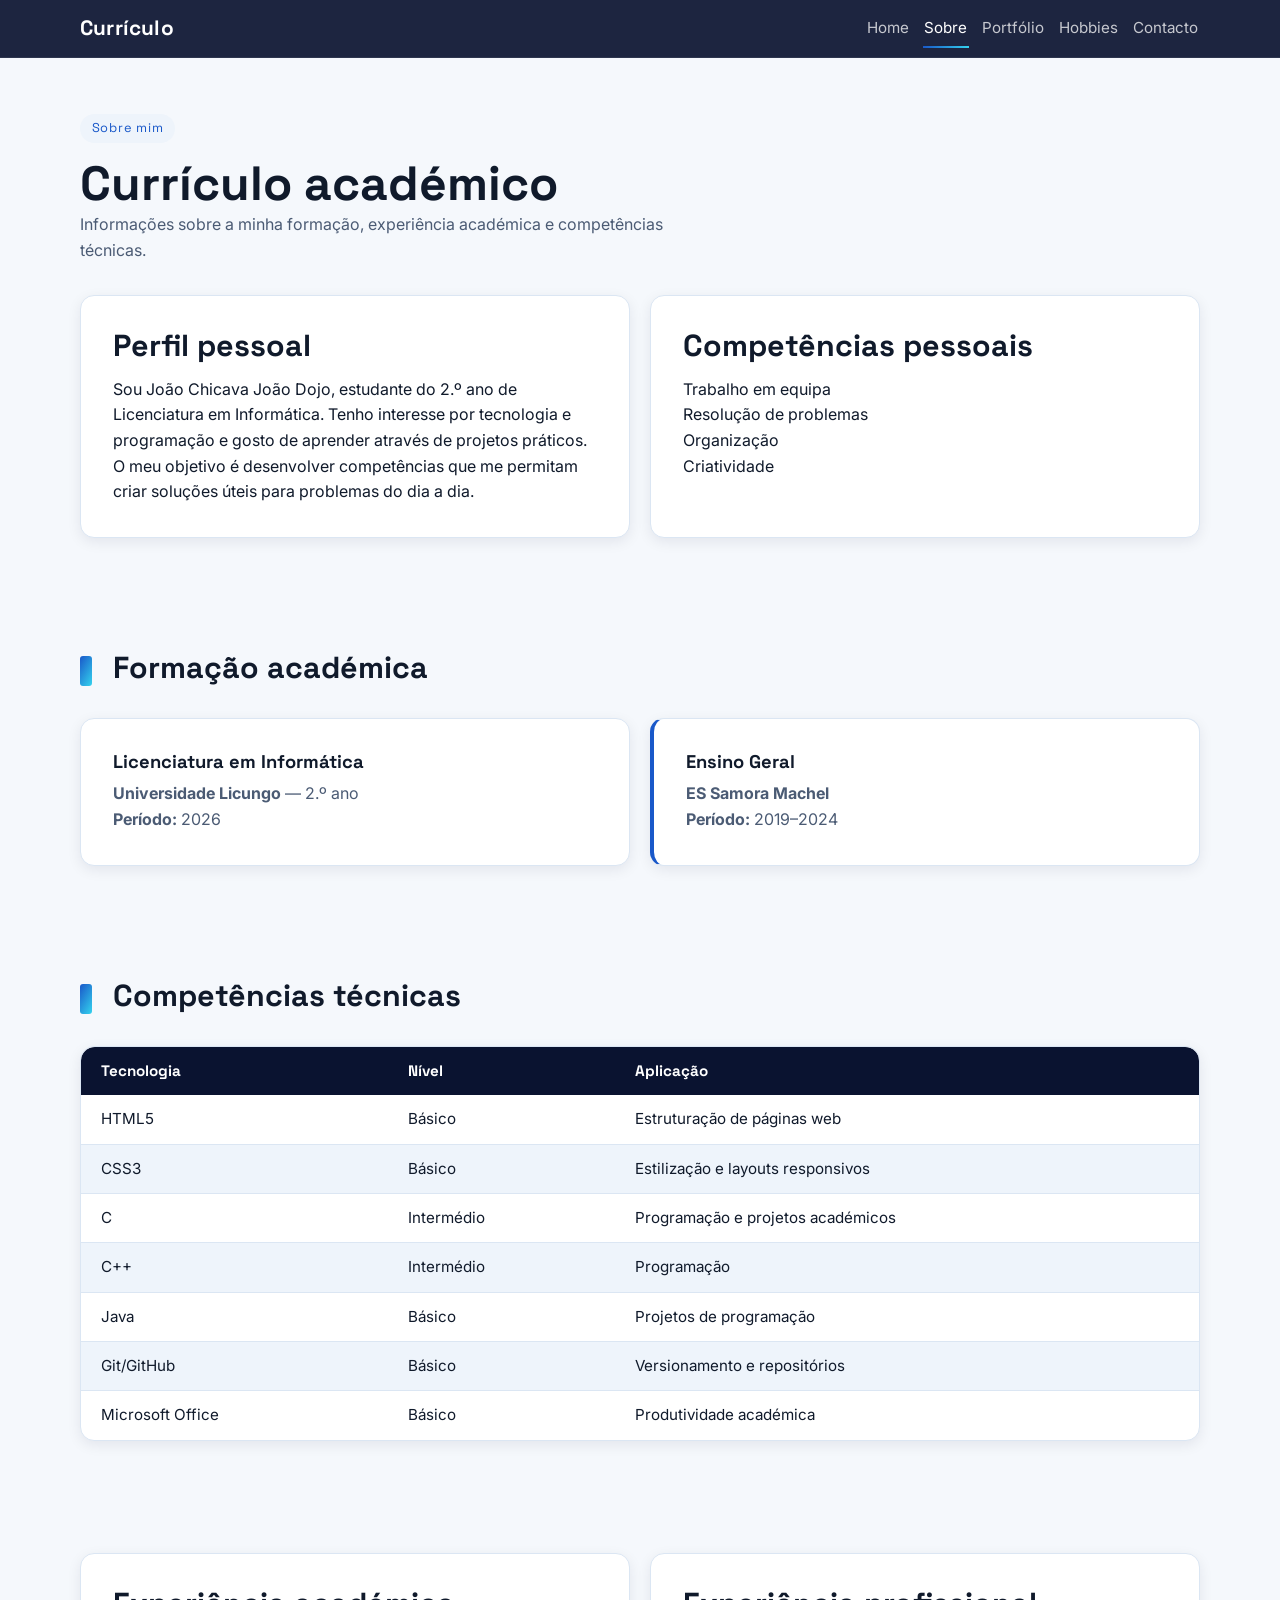
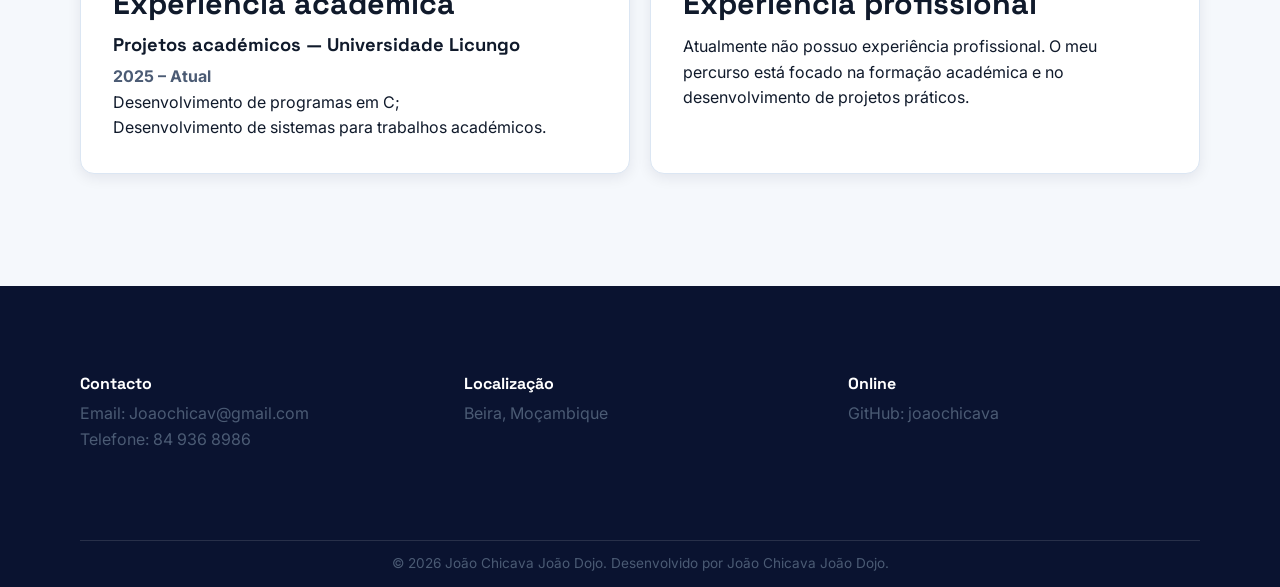
<file: about.html>
<!DOCTYPE html>
<html lang="pt-PT">
<head>
    <meta charset="UTF-8">
    <meta name="viewport" content="width=device-width, initial-scale=1.0">
    <meta name="description" content="Sobre e currículo académico de João Chicava João Dojo.">
    <title>Sobre / Currículo | João Chicava</title>
    <link rel="preconnect" href="https://fonts.googleapis.com">
    <link rel="preconnect" href="https://fonts.gstatic.com" crossorigin>
    <link href="https://fonts.googleapis.com/css2?family=Inter:wght@400;500;600;700;800&family=Space+Grotesk:wght@500;600;700&display=swap" rel="stylesheet">
    <link rel="stylesheet" href="css/estilo.css">
    <link rel="stylesheet" href="css/responsivo.css">
</head>
<body>
<a class="skip-link" href="#conteudo">Saltar para o conteúdo</a>
<header class="site-header">
    <div class="header-inner">
        <a class="logo" href="index.html">Currículo</a>
        <nav aria-label="Navegação principal"><ul>
            <li><a class="nav-link" href="index.html">Home</a></li>
            <li><a class="nav-link active" href="about.html" aria-current="page">Sobre</a></li>
            <li><a class="nav-link" href="portfolio.html">Portfólio</a></li>
            <li><a class="nav-link" href="hobbies.html">Hobbies</a></li>
            <li><a class="nav-link" href="contact.html">Contacto</a></li>
        </ul></nav>
    </div>
</header>

<main id="conteudo">
    <section>
        <div class="container">
            <div class="page-heading">
                <p class="eyebrow">Sobre mim</p>
                <h1>Currículo académico</h1>
                <p>Informações sobre a minha formação, experiência académica e competências técnicas.</p>
            </div>

            <div class="info-grid">
                <article class="card card-body">
                    <h2>Perfil pessoal</h2>
                    <p>Sou João Chicava João Dojo, estudante do 2.º ano de Licenciatura em Informática. Tenho interesse por tecnologia e programação e gosto de aprender através de projetos práticos. O meu objetivo é desenvolver competências que me permitam criar soluções úteis para problemas do dia a dia.</p>
                </article>
                <aside class="card card-body">
                    <h2>Competências pessoais</h2>
                    <ul>
                        <li>Trabalho em equipa</li>
                        <li>Resolução de problemas</li>
                        <li>Organização</li>
                        <li>Criatividade</li>
                    </ul>
                </aside>
            </div>
        </div>
    </section>

    <section>
        <div class="container">
            <h2 class="section-title">Formação académica</h2>
            <div class="timeline">
                <article class="card">
                    <div class="card-body">
                        <h3>Licenciatura em Informática</h3>
                        <p><strong>Universidade Licungo</strong> — 2.º ano</p>
                        <p><strong>Período:</strong> 2026</p>
                    </div>
                </article>
                <article class="card">
                    <div class="card-body">
                        <h3>Ensino Geral</h3>
                        <p><strong>ES Samora Machel</strong></p>
                        <p><strong>Período:</strong> 2019–2024</p>
                    </div>
                </article>
            </div>
        </div>
    </section>

    <section>
        <div class="container">
            <h2 class="section-title">Competências técnicas</h2>
            <div class="card table-wrap">
                <table>
                    <thead>
                        <tr><th>Tecnologia</th><th>Nível</th><th>Aplicação</th></tr>
                    </thead>
                    <tbody>
                        <tr><td>HTML5</td><td>Básico</td><td>Estruturação de páginas web</td></tr>
                        <tr><td>CSS3</td><td>Básico</td><td>Estilização e layouts responsivos</td></tr>
                        <tr><td>C</td><td>Intermédio</td><td>Programação e projetos académicos</td></tr>
                        <tr><td>C++</td><td>Intermédio</td><td>Programação</td></tr>
                        <tr><td>Java</td><td>Básico</td><td>Projetos de programação</td></tr>
                        <tr><td>Git/GitHub</td><td>Básico</td><td>Versionamento e repositórios</td></tr>
                        <tr><td>Microsoft Office</td><td>Básico</td><td>Produtividade académica</td></tr>
                    </tbody>
                </table>
            </div>
        </div>
    </section>

    <section>
        <div class="container info-grid">
            <article class="card card-body">
                <h2>Experiência académica</h2>
                <h3>Projetos académicos — Universidade Licungo</h3>
                <p><strong>2025 – Atual</strong></p>
                <ul>
                    <li>Desenvolvimento de programas em C;</li>
                    <li>Desenvolvimento de sistemas para trabalhos académicos.</li>
                </ul>
            </article>
            <article class="card card-body">
                <h2>Experiência profissional</h2>
                <p>Atualmente não possuo experiência profissional. O meu percurso está focado na formação académica e no desenvolvimento de projetos práticos.</p>
            </article>
        </div>
    </section>
</main>

<footer class="site-footer">
    <div class="container footer-grid">
        <section><h2>Contacto</h2><p>Email: <a href="mailto:Joaochicav@gmail.com">Joaochicav@gmail.com</a></p><p>Telefone: <a href="tel:+258849368986">84 936 8986</a></p></section>
        <section><h2>Localização</h2><p>Beira, Moçambique</p></section>
        <section><h2>Online</h2><p><a href="https://github.com/joaochicava" target="_blank" rel="noopener">GitHub: joaochicava</a></p></section>
    </div>
    <div class="container copyright"><p>© 2026 João Chicava João Dojo. Desenvolvido por João Chicava João Dojo.</p></div>
</footer>
</body>
</html>
</file>
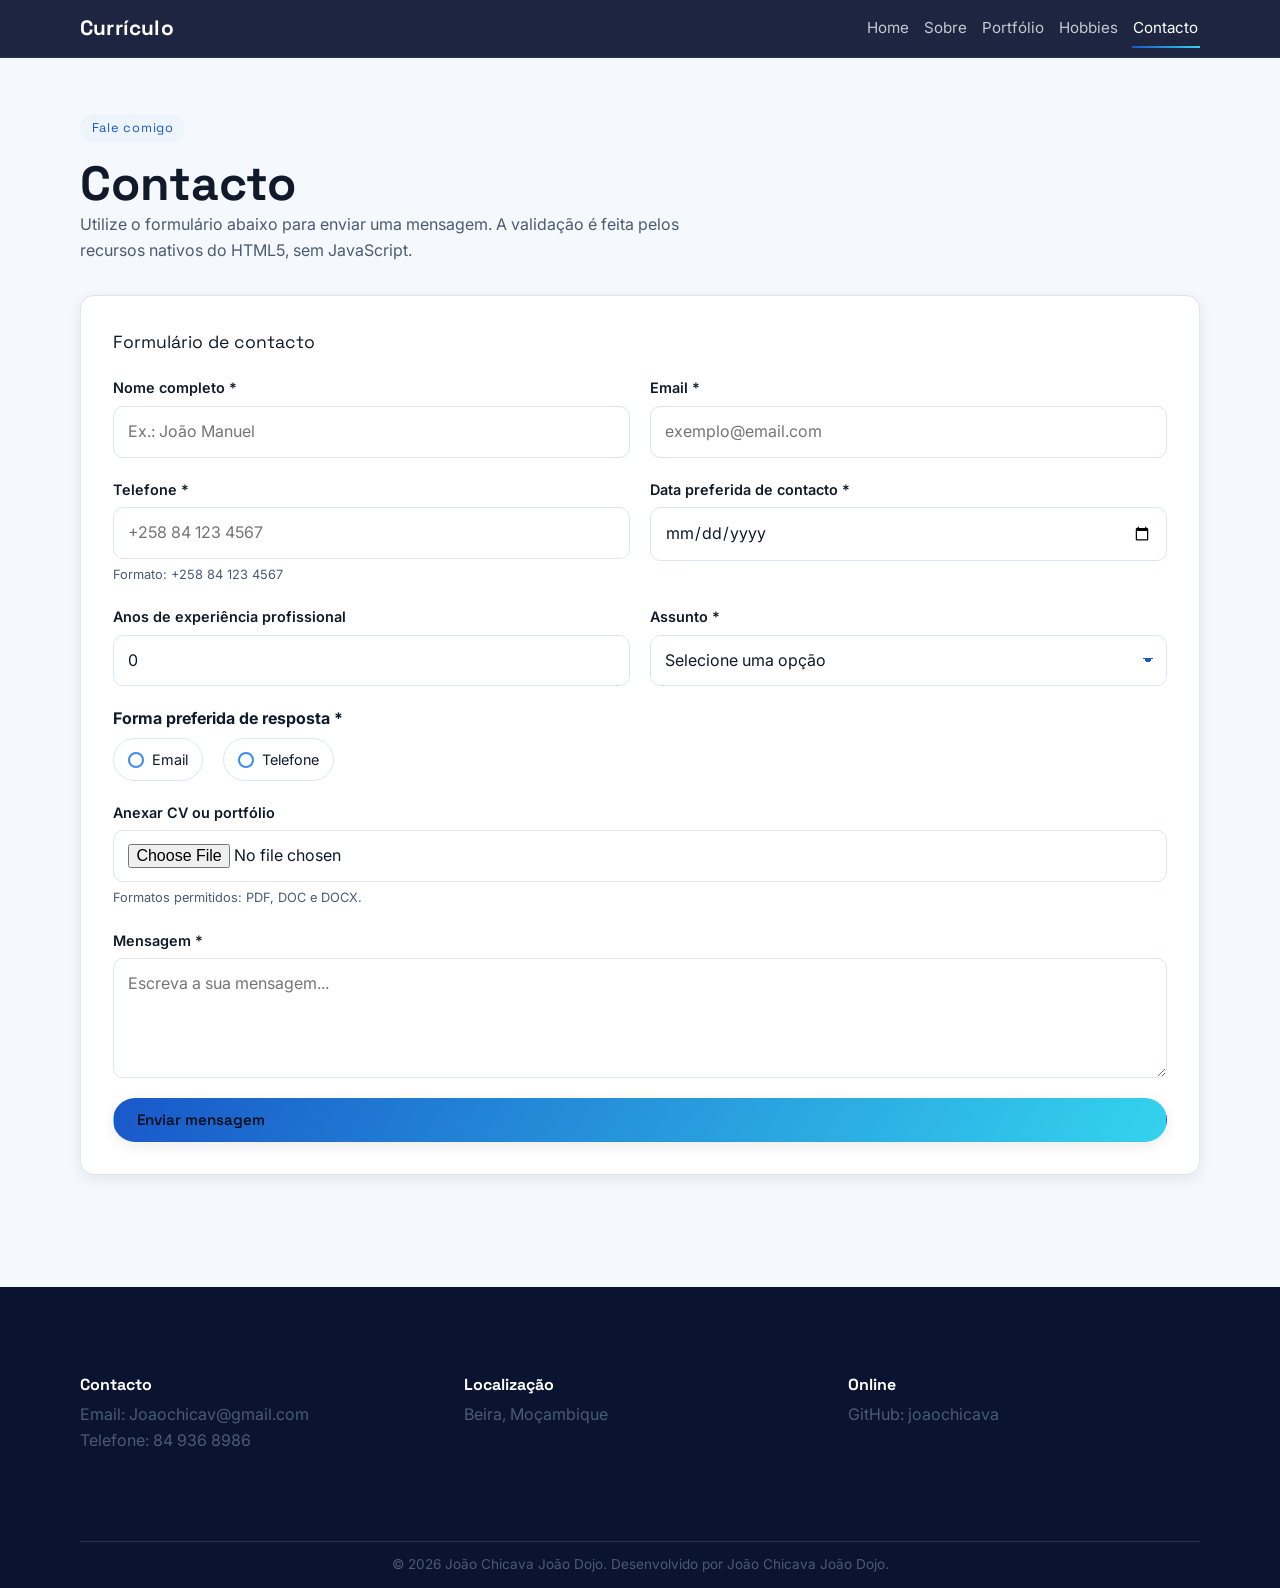
<file: contact.html>
<!DOCTYPE html>
<html lang="pt-PT">
<head>
    <meta charset="UTF-8">
    <meta name="viewport" content="width=device-width, initial-scale=1.0">
    <meta name="description" content="Formulário de contacto do currículo de João Chicava João Dojo.">
    <title>Contacto | João Chicava</title>
    <link rel="preconnect" href="https://fonts.googleapis.com">
    <link rel="preconnect" href="https://fonts.gstatic.com" crossorigin>
    <link href="https://fonts.googleapis.com/css2?family=Inter:wght@400;500;600;700;800&family=Space+Grotesk:wght@500;600;700&display=swap" rel="stylesheet">
    <link rel="stylesheet" href="css/estilo.css">
    <link rel="stylesheet" href="css/responsivo.css">
</head>
<body>
<a class="skip-link" href="#conteudo">Saltar para o conteúdo</a>
<header class="site-header"><div class="header-inner">
    <a class="logo" href="index.html">Currículo</a>
    <nav aria-label="Navegação principal"><ul>
        <li><a class="nav-link" href="index.html">Home</a></li>
        <li><a class="nav-link" href="about.html">Sobre</a></li>
        <li><a class="nav-link" href="portfolio.html">Portfólio</a></li>
        <li><a class="nav-link" href="hobbies.html">Hobbies</a></li>
        <li><a class="nav-link active" href="contact.html" aria-current="page">Contacto</a></li>
    </ul></nav>
</div></header>

<main id="conteudo">
    <section>
        <div class="container">
            <div class="page-heading">
                <p class="eyebrow">Fale comigo</p>
                <h1>Contacto</h1>
                <p>Utilize o formulário abaixo para enviar uma mensagem. A validação é feita pelos recursos nativos do HTML5, sem JavaScript.</p>
            </div>

            <article class="card form-card">
                <form action="#enviado" method="post" enctype="multipart/form-data">
                    <fieldset>
                        <legend>Formulário de contacto</legend>
                        <div class="form-grid">
                            <div class="form-row">
                                <label for="nome">Nome completo *</label>
                                <input type="text" id="nome" name="nome" required minlength="3" maxlength="80" placeholder="Ex.: João Manuel">
                            </div>
                            <div class="form-row">
                                <label for="email">Email *</label>
                                <input type="email" id="email" name="email" required maxlength="100" placeholder="exemplo@email.com">
                            </div>
                            <div class="form-row">
                                <label for="telefone">Telefone *</label>
                                <input type="tel" id="telefone" name="telefone" required pattern="\+258\s?(8[2-7])\s?\d{3}\s?\d{4}" placeholder="+258 84 123 4567" aria-describedby="telefone-ajuda">
                                <span id="telefone-ajuda" class="help">Formato: +258 84 123 4567</span>
                            </div>
                            <div class="form-row">
                                <label for="data">Data preferida de contacto *</label>
                                <input type="date" id="data" name="data" required>
                            </div>
                            <div class="form-row">
                                <label for="experiencia">Anos de experiência profissional</label>
                                <input type="number" id="experiencia" name="experiencia" min="0" max="10" value="0">
                            </div>
                            <div class="form-row">
                                <label for="assunto">Assunto *</label>
                                <select id="assunto" name="assunto" required>
                                    <option value="" selected disabled>Selecione uma opção</option>
                                    <option value="academico">Projeto académico</option>
                                    <option value="projeto">Proposta de projeto</option>
                                    <option value="duvida">Dúvida</option>
                                    <option value="outro">Outro</option>
                                </select>
                            </div>
                            <div class="form-row full">
                                <span id="tipo-label"><strong>Forma preferida de resposta *</strong></span>
                                <div class="radio-group" role="group" aria-labelledby="tipo-label">
                                    <label class="radio-option"><input type="radio" name="resposta" value="email" required> Email</label>
                                    <label class="radio-option"><input type="radio" name="resposta" value="telefone"> Telefone</label>
                                </div>
                            </div>
                            <div class="form-row full">
                                <label for="ficheiro">Anexar CV ou portfólio</label>
                                <input type="file" id="ficheiro" name="ficheiro" accept=".pdf,.doc,.docx">
                                <span class="help">Formatos permitidos: PDF, DOC e DOCX.</span>
                            </div>
                            <div class="form-row full">
                                <label for="mensagem">Mensagem *</label>
                                <textarea id="mensagem" name="mensagem" required minlength="10" maxlength="500" placeholder="Escreva a sua mensagem..."></textarea>
                            </div>
                            <div class="form-row full">
                                <button class="btn btn-primary" type="submit">Enviar mensagem</button>
                            </div>
                        </div>
                    </fieldset>
                </form>
            </article>
        </div>
    </section>
</main>

<footer class="site-footer"><div class="container footer-grid">
    <section><h2>Contacto</h2><p>Email: <a href="mailto:Joaochicav@gmail.com">Joaochicav@gmail.com</a></p><p>Telefone: <a href="tel:+258849368986">84 936 8986</a></p></section>
    <section><h2>Localização</h2><p>Beira, Moçambique</p></section>
    <section><h2>Online</h2><p><a href="https://github.com/joaochicava" target="_blank" rel="noopener">GitHub: joaochicava</a></p></section>
</div><div class="container copyright"><p>© 2026 João Chicava João Dojo. Desenvolvido por João Chicava João Dojo.</p></div></footer>
</body>
</html>
</file>
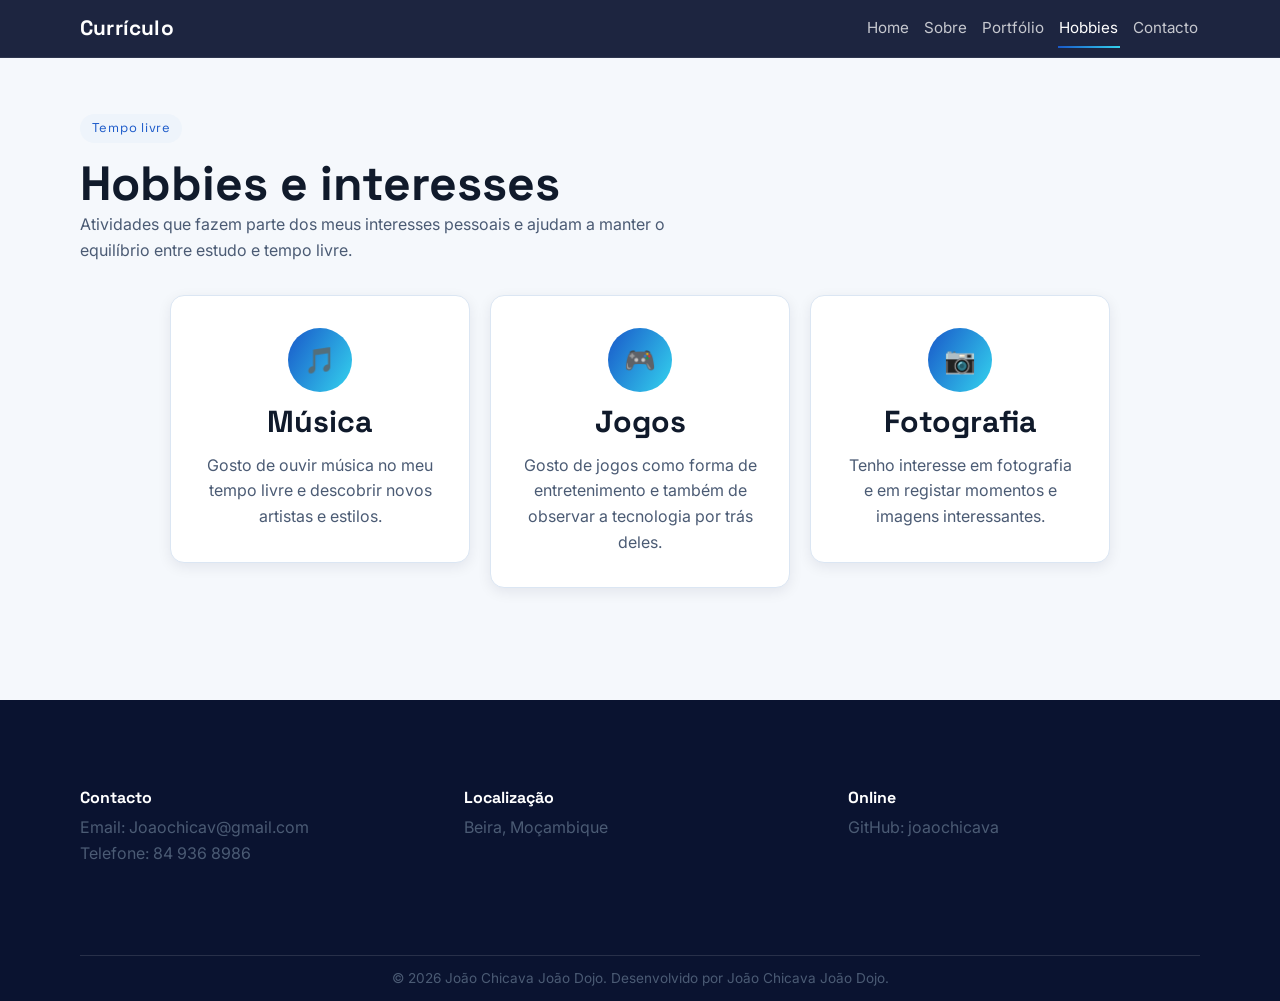
<file: hobbies.html>
<!DOCTYPE html>
<html lang="pt-PT">
<head>
    <meta charset="UTF-8">
    <meta name="viewport" content="width=device-width, initial-scale=1.0">
    <meta name="description" content="Hobbies e interesses de João Chicava João Dojo.">
    <title>Hobbies | João Chicava</title>
    <link rel="preconnect" href="https://fonts.googleapis.com">
    <link rel="preconnect" href="https://fonts.gstatic.com" crossorigin>
    <link href="https://fonts.googleapis.com/css2?family=Inter:wght@400;500;600;700;800&family=Space+Grotesk:wght@500;600;700&display=swap" rel="stylesheet">
    <link rel="stylesheet" href="css/estilo.css">
    <link rel="stylesheet" href="css/responsivo.css">
</head>
<body>
<a class="skip-link" href="#conteudo">Saltar para o conteúdo</a>
<header class="site-header"><div class="header-inner">
    <a class="logo" href="index.html">Currículo</a>
    <nav aria-label="Navegação principal"><ul>
        <li><a class="nav-link" href="index.html">Home</a></li>
        <li><a class="nav-link" href="about.html">Sobre</a></li>
        <li><a class="nav-link" href="portfolio.html">Portfólio</a></li>
        <li><a class="nav-link active" href="hobbies.html" aria-current="page">Hobbies</a></li>
        <li><a class="nav-link" href="contact.html">Contacto</a></li>
    </ul></nav>
</div></header>

<main id="conteudo">
    <section>
        <div class="container">
            <div class="page-heading">
                <p class="eyebrow">Tempo livre</p>
                <h1>Hobbies e interesses</h1>
                <p>Atividades que fazem parte dos meus interesses pessoais e ajudam a manter o equilíbrio entre estudo e tempo livre.</p>
            </div>

            <ul class="hobby-list">
                <li><article class="card hobby-card"><div class="hobby-icon" aria-hidden="true">🎵</div><h2>Música</h2><p>Gosto de ouvir música no meu tempo livre e descobrir novos artistas e estilos.</p></article></li>
                <li><article class="card hobby-card"><div class="hobby-icon" aria-hidden="true">🎮</div><h2>Jogos</h2><p>Gosto de jogos como forma de entretenimento e também de observar a tecnologia por trás deles.</p></article></li>
                <li><article class="card hobby-card"><div class="hobby-icon" aria-hidden="true">📷</div><h2>Fotografia</h2><p>Tenho interesse em fotografia e em registar momentos e imagens interessantes.</p></article></li>
            </ul>
        </div>
    </section>
</main>

<footer class="site-footer"><div class="container footer-grid">
    <section><h2>Contacto</h2><p>Email: <a href="mailto:Joaochicav@gmail.com">Joaochicav@gmail.com</a></p><p>Telefone: <a href="tel:+258849368986">84 936 8986</a></p></section>
    <section><h2>Localização</h2><p>Beira, Moçambique</p></section>
    <section><h2>Online</h2><p><a href="https://github.com/joaochicava" target="_blank" rel="noopener">GitHub: joaochicava</a></p></section>
</div><div class="container copyright"><p>© 2026 João Chicava João Dojo. Desenvolvido por João Chicava João Dojo.</p></div></footer>
</body>
</html>
</file>
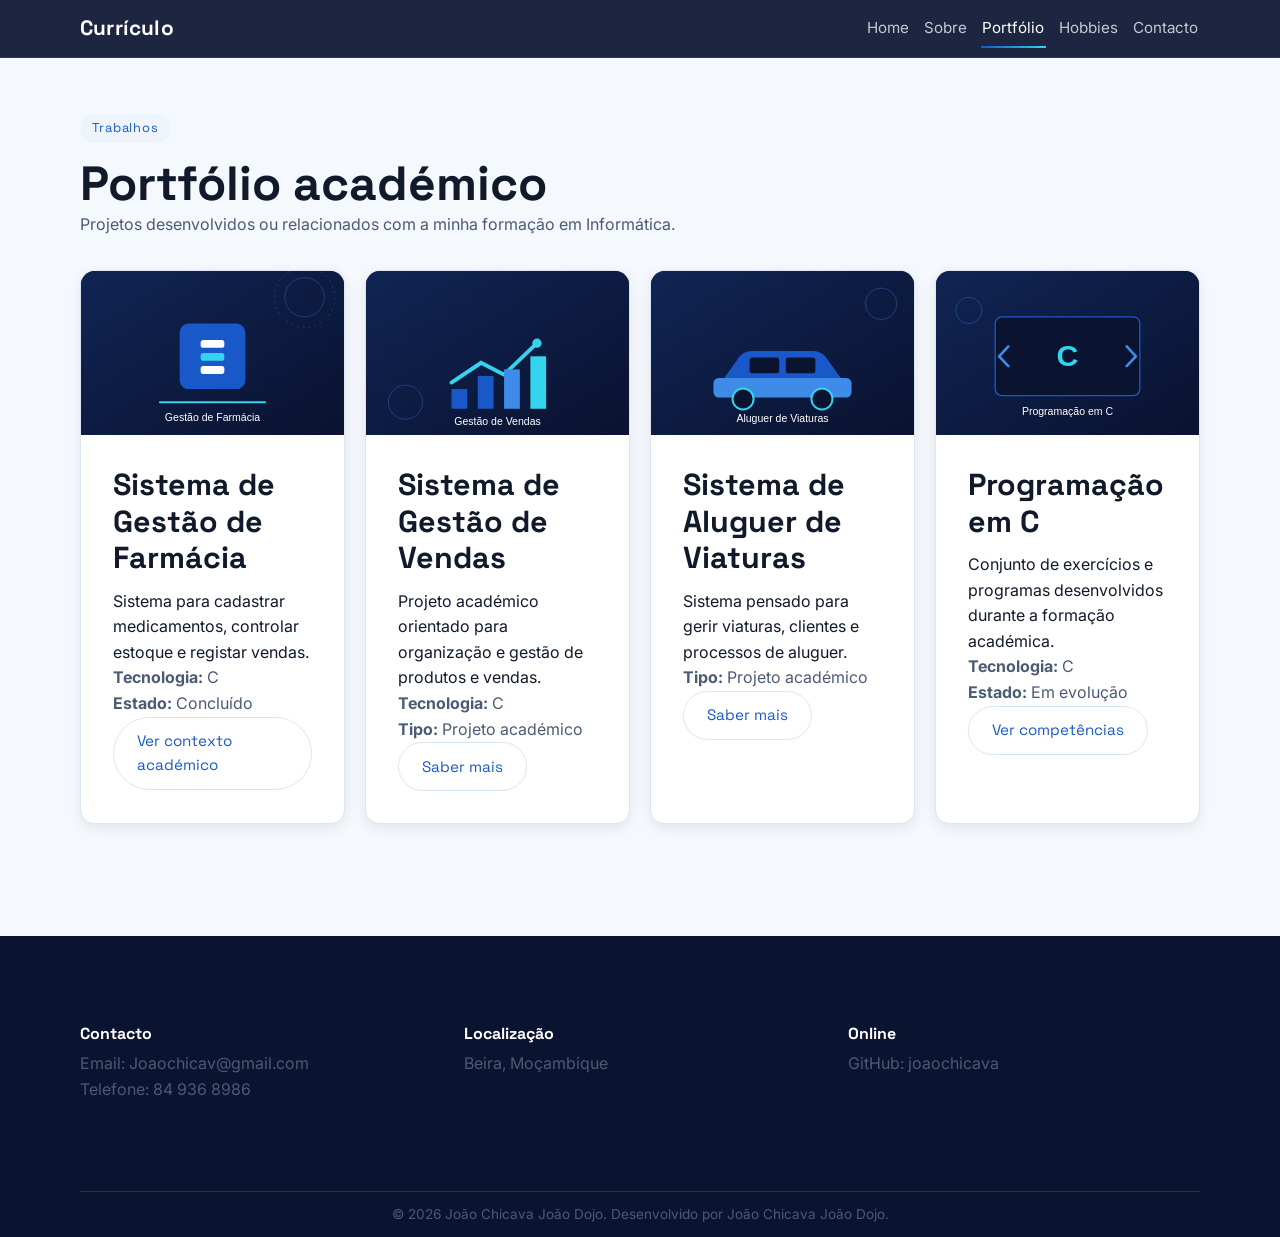
<file: portfolio.html>
<!DOCTYPE html>
<html lang="pt-PT">
<head>
    <meta charset="UTF-8">
    <meta name="viewport" content="width=device-width, initial-scale=1.0">
    <meta name="description" content="Portfólio académico de João Chicava João Dojo.">
    <title>Portfólio | João Chicava</title>
    <link rel="preconnect" href="https://fonts.googleapis.com">
    <link rel="preconnect" href="https://fonts.gstatic.com" crossorigin>
    <link href="https://fonts.googleapis.com/css2?family=Inter:wght@400;500;600;700;800&family=Space+Grotesk:wght@500;600;700&display=swap" rel="stylesheet">
    <link rel="stylesheet" href="css/estilo.css">
    <link rel="stylesheet" href="css/responsivo.css">
</head>
<body>
<a class="skip-link" href="#conteudo">Saltar para o conteúdo</a>
<header class="site-header"><div class="header-inner">
    <a class="logo" href="index.html">Currículo</a>
    <nav aria-label="Navegação principal"><ul>
        <li><a class="nav-link" href="index.html">Home</a></li>
        <li><a class="nav-link" href="about.html">Sobre</a></li>
        <li><a class="nav-link active" href="portfolio.html" aria-current="page">Portfólio</a></li>
        <li><a class="nav-link" href="hobbies.html">Hobbies</a></li>
        <li><a class="nav-link" href="contact.html">Contacto</a></li>
    </ul></nav>
</div></header>

<main id="conteudo">
    <section>
        <div class="container">
            <div class="page-heading">
                <p class="eyebrow">Trabalhos</p>
                <h1>Portfólio académico</h1>
                <p>Projetos desenvolvidos ou relacionados com a minha formação em Informática.</p>
            </div>

            <div class="project-grid">
                <article class="card project-card">
                    <figure><img src="assets/img/farmacia.svg" width="1200" height="700" alt="Ilustração do projeto Sistema de Gestão de Farmácia" loading="lazy"></figure>
                    <div class="card-body">
                        <h2>Sistema de Gestão de Farmácia</h2>
                        <p>Sistema para cadastrar medicamentos, controlar estoque e registar vendas.</p>
                        <p><strong>Tecnologia:</strong> C<br><strong>Estado:</strong> Concluído</p>
                        <a class="btn btn-secondary" href="about.html">Ver contexto académico</a>
                    </div>
                </article>
                <article class="card project-card">
                    <figure><img src="assets/img/vendas.svg" width="1200" height="700" alt="Ilustração do projeto Sistema de Gestão de Vendas" loading="lazy"></figure>
                    <div class="card-body">
                        <h2>Sistema de Gestão de Vendas</h2>
                        <p>Projeto académico orientado para organização e gestão de produtos e vendas.</p>
                        <p><strong>Tecnologia:</strong> C<br><strong>Tipo:</strong> Projeto académico</p>
                        <a class="btn btn-secondary" href="contact.html">Saber mais</a>
                    </div>
                </article>
                <article class="card project-card">
                    <figure><img src="assets/img/viaturas.svg" width="1200" height="700" alt="Ilustração do projeto Sistema de Aluguer de Viaturas" loading="lazy"></figure>
                    <div class="card-body">
                        <h2>Sistema de Aluguer de Viaturas</h2>
                        <p>Sistema pensado para gerir viaturas, clientes e processos de aluguer.</p>
                        <p><strong>Tipo:</strong> Projeto académico</p>
                        <a class="btn btn-secondary" href="contact.html">Saber mais</a>
                    </div>
                </article>
                <article class="card project-card">
                    <figure><img src="assets/img/programacao-c.svg" width="1200" height="700" alt="Ilustração de um projeto académico de programação em C" loading="lazy"></figure>
                    <div class="card-body">
                        <h2>Programação em C</h2>
                        <p>Conjunto de exercícios e programas desenvolvidos durante a formação académica.</p>
                        <p><strong>Tecnologia:</strong> C<br><strong>Estado:</strong> Em evolução</p>
                        <a class="btn btn-secondary" href="about.html">Ver competências</a>
                    </div>
                </article>
            </div>
        </div>
    </section>
</main>

<footer class="site-footer"><div class="container footer-grid">
    <section><h2>Contacto</h2><p>Email: <a href="mailto:Joaochicav@gmail.com">Joaochicav@gmail.com</a></p><p>Telefone: <a href="tel:+258849368986">84 936 8986</a></p></section>
    <section><h2>Localização</h2><p>Beira, Moçambique</p></section>
    <section><h2>Online</h2><p><a href="https://github.com/joaochicava" target="_blank" rel="noopener">GitHub: joaochicava</a></p></section>
</div><div class="container copyright"><p>© 2026 João Chicava João Dojo. Desenvolvido por João Chicava João Dojo.</p></div></footer>
</body>
</html>
</file>
<file: css/estilo.css>
/* =========================================================================
   ESTILO.CSS — Currículo de João Chicava João Dojo
   Universidade Licungo — Programação de Design Web (Trabalho Prático I)

   Paleta: inspirada em tons de "tecnologia" (azul-marinho profundo, azul
   elétrico e ciano), a mesma família de cor das imagens de referência
   fornecidas para o projeto. Em vez de usar as fotos originais (que têm
   marca de água/autoria de terceiros), replicámos a sua identidade de cor
   através de gradientes e sombras CSS — o que também vai ao encontro da
   regra do trabalho de não usar imagens onde o CSS puro resolve.
   ========================================================================= */

/* -------------------------------------------------------------------------
   1. VARIÁVEIS GLOBAIS (custom properties)
   ------------------------------------------------------------------------- */
:root {
  /* Cores principais — extraídas da paleta azul/ciano das imagens de referência */
  --cor-fundo: #f5f8fc;
  --cor-superficie: #ffffff;
  --cor-superficie-alt: #eef4fb;
  --cor-texto: #101a2b;
  --cor-texto-suave: #4b5b74;
  --cor-borda: #dbe6f3;

  --cor-marinho: #0a1330;      /* fundo do header/footer, igual às imagens escuras */
  --cor-marinho-2: #102454;
  --cor-azul: #1958c9;         /* azul principal de destaque */
  --cor-azul-claro: #3f8ce8;
  --cor-ciano: #34d3ee;        /* acento vindo do brilho ciano das imagens */

  /* Gradiente de assinatura do site (mesma família de cor das imagens) */
  --gradiente-hero: radial-gradient(circle at 80% 20%, #1958c9 0%, #0a1330 55%, #060b1c 100%);
  --gradiente-marca: linear-gradient(120deg, var(--cor-azul) 0%, var(--cor-ciano) 100%);

  /* Espaçamento (escala consistente) */
  --esp-1: 0.5rem;
  --esp-2: 0.75rem;
  --esp-3: 1.25rem;
  --esp-4: 2rem;
  --esp-5: 3.5rem;

  /* Raios e sombras */
  --raio: 14px;
  --raio-pill: 999px;
  --sombra-suave: 0 4px 14px rgba(10, 19, 48, 0.08);
  --sombra-forte: 0 18px 40px rgba(10, 19, 48, 0.18);

  /* Tipografia */
  --fonte-titulo: "Space Grotesk", "Segoe UI", Arial, sans-serif;
  --fonte-corpo: "Inter", "Segoe UI", Arial, sans-serif;
}

/* -------------------------------------------------------------------------
   2. RESET LEVE E MODELO DE CAIXA
   ------------------------------------------------------------------------- */
* ,
*::before,
*::after {
  box-sizing: border-box; /* modelo de caixa consistente em todo o site */
  margin: 0;
  padding: 0;
}

html {
  scroll-behavior: smooth;
}

body {
  font-family: var(--fonte-corpo);
  color: var(--cor-texto);
  background: var(--cor-fundo);
  line-height: 1.6;
  -webkit-font-smoothing: antialiased;
}

img {
  max-width: 100%;
  display: block;
}

a {
  color: inherit;
  text-decoration: none;
}

ul {
  list-style: none;
}

/* Acessibilidade: link para saltar a navegação */
.sr-only {
  position: absolute;
  width: 1px;
  height: 1px;
  overflow: hidden;
  clip: rect(0 0 0 0);
  white-space: nowrap;
}

.skip-link {
  position: absolute;
  left: -999px;
  top: auto;
  background: var(--cor-azul);
  color: #fff;
  padding: var(--esp-2) var(--esp-3);
  border-radius: var(--raio);
  z-index: 100;
}
.skip-link:focus {
  left: var(--esp-3);
  top: var(--esp-3);
}

/* Foco visível para navegação por teclado (acessibilidade) */
a:focus-visible,
button:focus-visible,
input:focus-visible,
select:focus-visible,
textarea:focus-visible {
  outline: 3px solid var(--cor-ciano);
  outline-offset: 2px;
}

.container {
  width: min(1120px, 92%);
  margin-inline: auto; /* seletor lógico para centrar horizontalmente */
}

/* -------------------------------------------------------------------------
   3. TIPOGRAFIA
   ------------------------------------------------------------------------- */
h1, h2, h3 {
  font-family: var(--fonte-titulo);
  line-height: 1.2;
  color: var(--cor-texto);
}

h1 { font-size: clamp(2rem, 1.5rem + 2vw, 3rem); }
h2 { font-size: clamp(1.35rem, 1.2rem + 1vw, 1.9rem); margin-bottom: var(--esp-2); }
h3 { font-size: 1.15rem; margin-bottom: var(--esp-1); }

p { color: var(--cor-texto-suave); }

.eyebrow {
  display: inline-block;
  font-family: var(--fonte-titulo);
  font-size: 0.8rem;
  letter-spacing: 0.06em;
  color: var(--cor-azul);
  background: var(--cor-superficie-alt);
  padding: 0.3em 0.9em;
  border-radius: var(--raio-pill);
  margin-bottom: var(--esp-2);
}

/* Pseudo-elemento decorativo: pequeno traço antes do título de secção */
.section-title {
  position: relative;
  padding-left: 1.1em;
  margin-bottom: var(--esp-4);
}
.section-title::before {
  content: "";
  position: absolute;
  left: 0;
  top: 0.2em;
  width: 0.4em;
  height: 1em;
  border-radius: 3px;
  background: var(--gradiente-marca);
}

/* -------------------------------------------------------------------------
   4. HEADER / NAVEGAÇÃO
   ------------------------------------------------------------------------- */
.site-header {
  /* position: sticky mantém o cabeçalho visível ao rolar a página, mas,
     ao contrário de "fixed", ele continua a ocupar o seu espaço normal no
     fluxo até ao momento em que atinge o "top" definido — combina o
     comportamento de "relative" (antes de atingir o limite) com o de
     "fixed" (depois de o atingir).
     Referência rápida dos valores de position:
       static   -> fluxo normal, ignora top/left/right/bottom;
       relative -> desloca-se em relação à sua própria posição original;
       absolute -> sai do fluxo e posiciona-se em relação ao ancestral
                   posicionado mais próximo;
       fixed    -> sai do fluxo e fica preso à janela do navegador;
       sticky   -> comporta-se como "relative" até cruzar o limiar (top),
                   depois "gruda" como "fixed" dentro do seu contentor. */
  position: sticky;
  top: 0;
  z-index: 50;
  background: rgba(10, 19, 48, 0.92);
  backdrop-filter: blur(8px);
  border-bottom: 1px solid rgba(255, 255, 255, 0.08);
}

.header-inner {
  width: min(1120px, 92%);
  margin-inline: auto;
  display: flex;
  align-items: center;
  justify-content: space-between;
  padding-block: var(--esp-2);
}

.logo {
  font-family: var(--fonte-titulo);
  font-weight: 700;
  font-size: 1.3rem;
  color: #fff;
  letter-spacing: 0.01em;
}

.site-header nav ul {
  display: flex;
  gap: var(--esp-3);
}

/* Seletor de atributo + pseudo-classe: liga os links de navegação */
.site-header nav a[class~="nav-link"] {
  position: relative;
  color: rgba(255, 255, 255, 0.75);
  font-size: 0.95rem;
  padding: 0.4em 0.1em;
  transition: color 0.25s ease;
}

/* Pseudo-elemento ::after cria o sublinhado animado no hover/active */
.site-header nav a.nav-link::after {
  content: "";
  position: absolute;
  left: 0;
  bottom: -4px;
  width: 100%;
  height: 2px;
  background: var(--gradiente-marca);
  transform: scaleX(0);
  transform-origin: left;
  transition: transform 0.25s ease;
}

.site-header nav a.nav-link:hover,
.site-header nav a.nav-link:focus-visible {
  color: #fff;
}
.site-header nav a.nav-link:hover::after,
.site-header nav a.nav-link:focus-visible::after {
  transform: scaleX(1);
}

.site-header nav a.nav-link.active {
  color: #fff;
}
.site-header nav a.nav-link.active::after {
  transform: scaleX(1);
}

/* -------------------------------------------------------------------------
   5. BOTÕES
   ------------------------------------------------------------------------- */
.btn {
  display: inline-flex;
  align-items: center;
  gap: 0.5em;
  font-family: var(--fonte-titulo);
  font-size: 0.95rem;
  padding: 0.75em 1.5em;
  border-radius: var(--raio-pill);
  border: 1px solid transparent;
  cursor: pointer;
  transition: transform 0.2s ease, box-shadow 0.2s ease, background 0.2s ease;
}
.btn:hover { transform: translateY(-2px); }

.btn-primary {
  background: var(--gradiente-marca);
  color: #04101f;
  font-weight: 600;
  box-shadow: var(--sombra-suave);
}
.btn-primary:hover { box-shadow: var(--sombra-forte); }

.btn-secondary {
  background: transparent;
  color: var(--cor-azul);
  border-color: var(--cor-borda);
}
.btn-secondary:hover {
  background: var(--cor-superficie-alt);
  border-color: var(--cor-azul-claro);
}

/* -------------------------------------------------------------------------
   6. HERO (Home)
   ------------------------------------------------------------------------- */
.hero {
  background: var(--gradiente-hero);
  color: #fff;
  padding-block: var(--esp-5);
  overflow: hidden;
  position: relative;
}

/* Textura decorativa de "circuito" só com CSS, ecoando o motivo tecnológico
   das imagens de referência (círculos concêntricos + pontos), sem
   reproduzir as imagens originais */
.hero::before {
  content: "";
  position: absolute;
  inset: 0;
  background-image:
    radial-gradient(circle, rgba(255, 255, 255, 0.16) 1px, transparent 1.4px);
  background-size: 26px 26px;
  opacity: 0.35;
  pointer-events: none;
}

.hero-grid {
  position: relative;
  display: grid;
  grid-template-columns: 1.15fr 0.85fr;
  gap: var(--esp-5);
  align-items: center;
}

.hero-content h1 { color: #fff; }

.hero .tagline {
  font-family: var(--fonte-titulo);
  font-size: 1.2rem;
  color: var(--cor-ciano);
  margin-block: var(--esp-2);
}

.hero .lead {
  color: rgba(255, 255, 255, 0.78);
  max-width: 46ch;
  margin-bottom: var(--esp-4);
}

.hero .actions {
  display: flex;
  gap: var(--esp-2);
  flex-wrap: wrap;
}

/* Avatar-monograma em anéis concêntricos (substitui foto, feito 100% em CSS/SVG) */
.avatar-orbit {
  position: relative;
  width: min(320px, 100%);
  margin-inline: auto;
  aspect-ratio: 1 / 1;
  display: grid;
  place-items: center;
  animation: flutuar 6s ease-in-out infinite; /* animação discreta e funcional */
}

.avatar-orbit img {
  width: 100%;
  height: 100%;
  filter: drop-shadow(0 20px 45px rgba(0, 0, 0, 0.45));
}

@keyframes flutuar {
  0%, 100% { transform: translateY(0); }
  50%      { transform: translateY(-10px); }
}

@media (prefers-reduced-motion: reduce) {
  .avatar-orbit { animation: none; }
}

/* -------------------------------------------------------------------------
   7. SECÇÕES / GRELHAS GERAIS
   ------------------------------------------------------------------------- */
section { padding-block: var(--esp-5); }

.info-grid {
  display: grid;
  grid-template-columns: repeat(2, 1fr);
  gap: var(--esp-3);
}

.page-heading {
  max-width: 60ch;
  margin-bottom: var(--esp-4);
}

/* -------------------------------------------------------------------------
   8. CARTÕES
   ------------------------------------------------------------------------- */
.card {
  background: var(--cor-superficie);
  border: 1px solid var(--cor-borda);
  border-radius: var(--raio);
  box-shadow: var(--sombra-suave);
  transition: transform 0.25s ease, box-shadow 0.25s ease, border-color 0.25s ease;
}

.card:hover {
  transform: translateY(-4px);
  box-shadow: var(--sombra-forte);
  border-color: var(--cor-azul-claro);
}

.card-body { padding: var(--esp-4); }
.card.card-body { padding: var(--esp-4); }

/* Filho direto: só o primeiro parágrafo a seguir ao h2 dentro de um card recebe destaque */
.card-body > h2 + p {
  color: var(--cor-texto);
}

.media-box video,
.media-box audio {
  width: 100%;
  border-radius: var(--raio);
  margin-block: var(--esp-2);
}

.media-box video {
  aspect-ratio: 16 / 9;
  object-fit: cover;
  background: var(--cor-marinho);
}

.badges {
  display: flex;
  flex-wrap: wrap;
  gap: var(--esp-1);
}
.badges li {
  background: var(--cor-superficie-alt);
  color: var(--cor-marinho-2);
  font-size: 0.85rem;
  padding: 0.4em 0.9em;
  border-radius: var(--raio-pill);
  border: 1px solid var(--cor-borda);
}

/* -------------------------------------------------------------------------
   9. FORMAÇÃO (timeline) — about.html
   ------------------------------------------------------------------------- */
.timeline {
  display: grid;
  grid-template-columns: repeat(2, 1fr);
  gap: var(--esp-3);
}

/* Irmão adjacente: destaca visualmente o segundo cartão da timeline (mais recente) */
.timeline .card + .card {
  border-left: 4px solid var(--cor-azul);
}

/* -------------------------------------------------------------------------
   10. TABELA DE COMPETÊNCIAS — about.html
   ------------------------------------------------------------------------- */
.table-wrap { overflow-x: auto; }

table {
  width: 100%;
  border-collapse: collapse;
  font-size: 0.95rem;
}

thead th {
  text-align: left;
  font-family: var(--fonte-titulo);
  background: var(--cor-marinho);
  color: #fff;
  padding: var(--esp-2) var(--esp-3);
}

thead th:first-child { border-top-left-radius: var(--raio); }
thead th:last-child { border-top-right-radius: var(--raio); }

tbody td {
  padding: var(--esp-2) var(--esp-3);
  border-bottom: 1px solid var(--cor-borda);
}

/* nth-child: zebra striping para leitura mais fácil */
tbody tr:nth-child(even) { background: var(--cor-superficie-alt); }
tbody tr:last-child td { border-bottom: none; }
tbody tr:hover { background: #e3edfa; }

/* -------------------------------------------------------------------------
   11. PORTFÓLIO (CSS Grid) — portfolio.html
   ------------------------------------------------------------------------- */
.project-grid {
  display: grid;
  grid-template-columns: repeat(auto-fit, minmax(260px, 1fr));
  gap: var(--esp-3);
}

.project-card figure {
  aspect-ratio: 16 / 10;
  overflow: hidden;
  border-radius: var(--raio) var(--raio) 0 0;
  background: var(--cor-marinho);
}

.project-card img {
  width: 100%;
  height: 100%;
  object-fit: cover;
  transition: transform 0.4s ease;
}

.project-card:hover img { transform: scale(1.06); }

/* -------------------------------------------------------------------------
   12. HOBBIES (Flexbox) — hobbies.html
   ------------------------------------------------------------------------- */
.hobby-list {
  display: flex;
  flex-direction: row;
  flex-wrap: wrap;
  justify-content: center;
  align-items: stretch;
  gap: var(--esp-3);
}

.hobby-card {
  flex: 1 1 220px;
  max-width: 300px;
  text-align: center;
  padding: var(--esp-4);
}

.hobby-icon {
  width: 64px;
  height: 64px;
  display: grid;
  place-items: center;
  margin-inline: auto;
  margin-bottom: var(--esp-2);
  border-radius: 50%;
  background: var(--gradiente-marca);
  font-size: 1.6rem;
}

/* -------------------------------------------------------------------------
   13. FORMULÁRIO — contact.html
   ------------------------------------------------------------------------- */
.form-card { padding: var(--esp-4); }

fieldset {
  border: none;
}

legend {
  font-family: var(--fonte-titulo);
  font-size: 1.1rem;
  margin-bottom: var(--esp-3);
  padding: 0;
}

.form-grid {
  display: grid;
  grid-template-columns: repeat(2, 1fr);
  gap: var(--esp-3);
}

.form-row { display: flex; flex-direction: column; gap: 0.4em; }
.form-row.full { grid-column: 1 / -1; }

label {
  font-size: 0.9rem;
  font-weight: 600;
  color: var(--cor-texto);
}

input,
select,
textarea {
  font: inherit;
  padding: 0.75em 0.9em;
  border-radius: 10px;
  border: 1px solid var(--cor-borda);
  background: var(--cor-superficie);
  color: var(--cor-texto);
  transition: border-color 0.2s ease, box-shadow 0.2s ease;
}

textarea { min-height: 120px; resize: vertical; }

input:focus,
select:focus,
textarea:focus {
  border-color: var(--cor-azul-claro);
  box-shadow: 0 0 0 3px rgba(25, 88, 201, 0.15);
  outline: none;
}

/* Validação nativa: estado inválido só é sinalizado depois de o utilizador interagir.
   Restringe-se a campos com placeholder real (texto, email, tel, textarea);
   campos como date/number/select são sinalizados apenas ao ganhar e perder o foco. */
input[type="text"]:not(:placeholder-shown):invalid,
input[type="email"]:not(:placeholder-shown):invalid,
input[type="tel"]:not(:placeholder-shown):invalid,
textarea:not(:placeholder-shown):invalid {
  border-color: #e35d5d;
}
input[type="text"]:not(:placeholder-shown):valid,
input[type="email"]:not(:placeholder-shown):valid,
input[type="tel"]:not(:placeholder-shown):valid,
textarea:not(:placeholder-shown):valid {
  border-color: #2fb380;
}

/* date/number: só reage depois de o utilizador sair do campo (evita "inválido" ao carregar) */
input[type="date"]:invalid:not(:focus),
input[type="number"]:invalid:not(:focus) {
  border-color: var(--cor-borda);
}
input[type="date"]:user-invalid,
input[type="number"]:user-invalid {
  border-color: #e35d5d;
}

/* Select estilizado (seta customizada em CSS puro, sem imagem) */
select {
  appearance: none;
  -webkit-appearance: none;
  background-image: linear-gradient(45deg, transparent 50%, var(--cor-azul) 50%),
                     linear-gradient(135deg, var(--cor-azul) 50%, transparent 50%);
  background-position: calc(100% - 18px) center, calc(100% - 13px) center;
  background-size: 5px 5px, 5px 5px;
  background-repeat: no-repeat;
  padding-right: 2.2em;
}

/* Radio group estilizado sem aparência padrão do navegador */
.radio-group {
  display: flex;
  gap: var(--esp-3);
  flex-wrap: wrap;
}

.radio-option {
  display: flex;
  align-items: center;
  gap: 0.5em;
  font-weight: 400;
  padding: 0.6em 1em;
  border: 1px solid var(--cor-borda);
  border-radius: var(--raio-pill);
  cursor: pointer;
  transition: border-color 0.2s ease, background 0.2s ease;
}

.radio-option input[type="radio"] {
  appearance: none;
  -webkit-appearance: none;
  width: 16px;
  height: 16px;
  border-radius: 50%;
  border: 2px solid var(--cor-azul-claro);
  display: inline-block;
  position: relative;
  padding: 0;
}

.radio-option input[type="radio"]:checked {
  border-color: var(--cor-azul);
}
.radio-option input[type="radio"]:checked::after {
  content: "";
  position: absolute;
  inset: 3px;
  border-radius: 50%;
  background: var(--gradiente-marca);
}
.radio-option:has(input:checked) {
  border-color: var(--cor-azul);
  background: var(--cor-superficie-alt);
}

.help {
  font-size: 0.8rem;
  color: var(--cor-texto-suave);
}

/* -------------------------------------------------------------------------
   14. FOOTER
   ------------------------------------------------------------------------- */
.site-footer {
  background: var(--cor-marinho);
  color: rgba(255, 255, 255, 0.8);
  margin-top: var(--esp-5);
}

.footer-grid {
  display: grid;
  grid-template-columns: repeat(3, 1fr);
  gap: var(--esp-4);
  padding-block: var(--esp-4);
}

.footer-grid h2 {
  color: #fff;
  font-size: 1rem;
  margin-bottom: var(--esp-1);
}

.footer-grid a:hover { color: var(--cor-ciano); }

.copyright {
  border-top: 1px solid rgba(255, 255, 255, 0.12);
  padding-block: var(--esp-2);
  font-size: 0.85rem;
  text-align: center;
    }
</file>
<file: css/responsivo.css>
/* =========================================================================
   RESPONSIVO.CSS — Media queries (abordagem mobile-first)

   Base (sem media query) = estilo para telemóvel.
   @media (min-width: 481px)  -> ajustes para tablet.
   @media (min-width: 769px)  -> ajustes para desktop.
   ========================================================================= */

/* ---------- BASE: TELEMÓVEL (até 480px) ---------- */
.hero-grid,
.info-grid,
.timeline,
.form-grid,
.footer-grid {
  grid-template-columns: 1fr;
}

.hero-content { text-align: center; }
.hero .lead { margin-inline: auto; }
.hero .actions { justify-content: center; }

.avatar-orbit { order: -1; width: 200px; }

.site-header nav ul {
  gap: var(--esp-2);
  font-size: 0.85rem;
}

.header-inner { flex-wrap: wrap; gap: var(--esp-1); }

section { padding-block: var(--esp-4); }

/* ---------- TABLET (a partir de 481px) ---------- */
@media (min-width: 481px) {
  .info-grid { grid-template-columns: repeat(2, 1fr); }
  .timeline { grid-template-columns: repeat(2, 1fr); }
  .footer-grid { grid-template-columns: repeat(2, 1fr); }

  .form-grid { grid-template-columns: repeat(2, 1fr); }

  .hero-content { text-align: left; }
  .hero .lead { margin-inline: 0; }
  .hero .actions { justify-content: flex-start; }
}

/* ---------- DESKTOP (a partir de 769px) ---------- */
@media (min-width: 769px) {
  .hero-grid { grid-template-columns: 1.15fr 0.85fr; }
  .footer-grid { grid-template-columns: repeat(3, 1fr); }
  .avatar-orbit { order: 0; width: min(320px, 100%); }

  .site-header nav ul { font-size: 0.95rem; }

  section { padding-block: var(--esp-5); }
}
</file>
